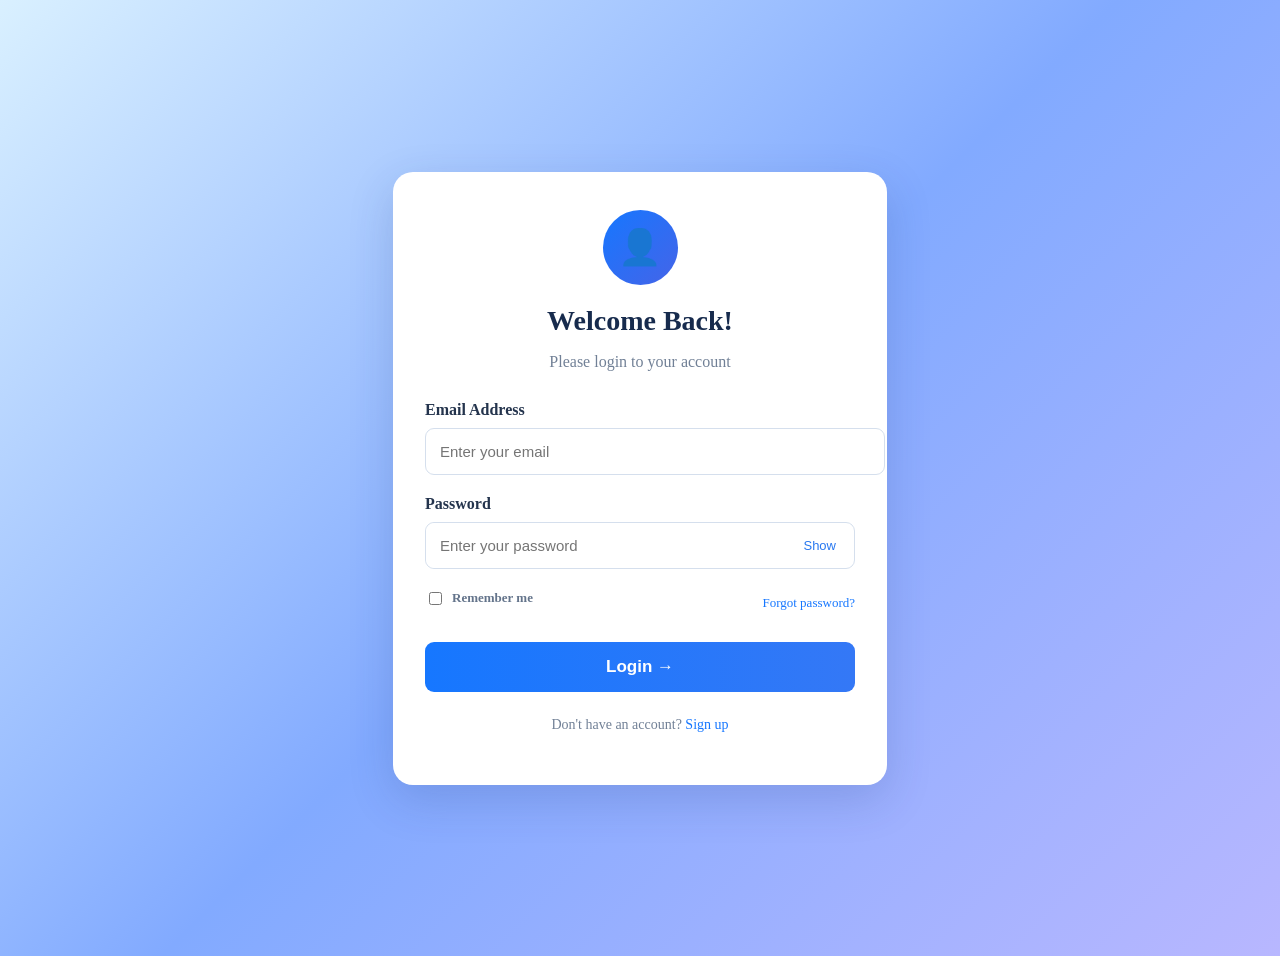
<file: index.html>
<!DOCTYPE html>
<html lang="en">
<head>
  <link rel="stylesheet" href="host.css">
  <meta charset="UTF-8">
  <meta name="viewport" content="width=device-width, initial-scale=1.0">
  <title>Login Form</title>

</head>

<body>

  <div class="login-card">
    <div class="avatar">👤</div>

    <h1>Welcome Back!</h1>
    <p class="subtitle">Please login to your account</p>

    <form id="loginForm">
      <div class="form-group">
        <label for="email">Email Address</label>
        <input
          type="email"
          id="email"
          placeholder="Enter your email"
          autocomplete="username"
          required
        >
      </div>

      <div class="form-group">
        <label for="password">Password</label>

        <div class="password-box">
          <input
            type="password"
            id="password"
            placeholder="Enter your password"
            autocomplete="current-password"
            required
          >

          <button
            type="button"
            class="show-password"
            id="togglePassword"
            aria-label="Show password"
          >Show</button>
        </div>
      </div>

      <div class="options">
        <label class="remember">
          <input type="checkbox" id="remember">
          Remember me
        </label>

        <a href="#" id="forgotLink">Forgot password?</a>
      </div>

      <button type="submit" class="login-btn">
        Login →
      </button>

      <p class="message" id="message" role="status"></p>
    </form>

    <p class="signup">
      Don't have an account?
      <a href="#" id="signupLink">Sign up</a>
    </p>
  </div>

  <script>
    const form = document.getElementById("loginForm");
    const password = document.getElementById("password");
    const toggle = document.getElementById("togglePassword");
    const message = document.getElementById("message");

    toggle.addEventListener("click", function () {
      const isHidden = password.type === "password";

      password.type = isHidden ? "text" : "password";
      toggle.textContent = isHidden ? "Hide" : "Show";
      toggle.setAttribute(
        "aria-label",
        isHidden ? "Hide password" : "Show password"
      );
    });

    form.addEventListener("submit", function (event) {
      event.preventDefault();

      message.style.color = "#d12d42";
      message.textContent =
        "Demo only: connect a secure authentication system to log in.";
    });

    document.getElementById("forgotLink").addEventListener(
      "click", function (event) {
        event.preventDefault();
        message.style.color = "#1677ff";
        message.textContent =
          "Connect this link to your password recovery page.";
      }
    );

    document.getElementById("signupLink").addEventListener(
      "click", function (event) {
        event.preventDefault();
        message.style.color = "#1677ff";
        message.textContent =
          "Connect this link to your registration page.";
      }
    );
  </script>

</body>
</html>
</file>
<file: host.css>
<style>
    * {
      margin: 0;
      padding: 0;
      box-sizing: border-box;
      font-family: Arial, sans-serif;
    }

    body {
      min-height: 100vh;
      display: flex;
      align-items: center;
      justify-content: center;
      padding: 20px;
      background: linear-gradient(135deg, #d9f0ff, #82aaff, #b8b7ff);
    }

    .login-card {
      background: white;
      width: 100%;
      max-width: 430px;
      padding: 38px 32px;
      border-radius: 20px;
      box-shadow: 0 15px 45px rgba(25, 55, 120, 0.18);
    }

    .avatar {
      width: 75px;
      height: 75px;
      border-radius: 50%;
      background: linear-gradient(135deg, #1677ff, #4564e8);
      color: white;
      display: flex;
      align-items: center;
      justify-content: center;
      font-size: 35px;
      margin: 0 auto 20px;
    }

    h1 {
      text-align: center;
      font-size: 28px;
      color: #172b4d;
      margin-bottom: 10px;
    }

    .subtitle {
      text-align: center;
      color: #718096;
      margin-bottom: 30px;
    }

    .form-group {
      margin-bottom: 20px;
    }

    label {
      display: block;
      color: #24344d;
      font-weight: bold;
      margin-bottom: 9px;
    }

    input[type="email"],
    input[type="password"],
    input[type="text"] {
      width: 100%;
      padding: 14px;
      border: 1px solid #d5dfed;
      border-radius: 9px;
      outline: none;
      font-size: 15px;
      transition: 0.2s;
    }

    input:focus {
      border-color: #2878f0;
      box-shadow: 0 0 0 3px #2878f020;
    }

    .password-box {
      display: flex;
      align-items: center;
      border: 1px solid #d5dfed;
      border-radius: 9px;
      padding-right: 12px;
    }

    .password-box input {
      border: none;
      box-shadow: none;
    }

    .password-box input:focus {
      box-shadow: none;
    }

    .show-password {
      border: none;
      background: none;
      color: #2878f0;
      cursor: pointer;
      font-size: 13px;
    }

    .options {
      display: flex;
      justify-content: space-between;
      align-items: center;
      gap: 10px;
      font-size: 13px;
      margin: 5px 0 25px;
    }

    .remember {
      display: flex;
      align-items: center;
      gap: 7px;
      color: #64748b;
    }

    a {
      color: #1677ff;
      text-decoration: none;
    }

    a:hover {
      text-decoration: underline;
    }

    .login-btn {
      width: 100%;
      padding: 15px;
      background: linear-gradient(90deg, #1677ff, #3478f6);
      border: none;
      border-radius: 9px;
      color: white;
      font-size: 17px;
      font-weight: bold;
      cursor: pointer;
      transition: 0.2s;
    }

    .login-btn:hover {
      background: #105ed0;
      transform: translateY(-1px);
    }

    .message {
      text-align: center;
      font-size: 14px;
      margin-top: 15px;
      color: #d12d42;
    }

    .signup {
      text-align: center;
      margin-top: 25px;
      color: #718096;
      font-size: 14px;
    }

    @media (max-width: 400px) {
      .login-card {
        padding: 28px 20px;
      }

      h1 {
        font-size: 24px;
      }
    }
  </style>
</file>
